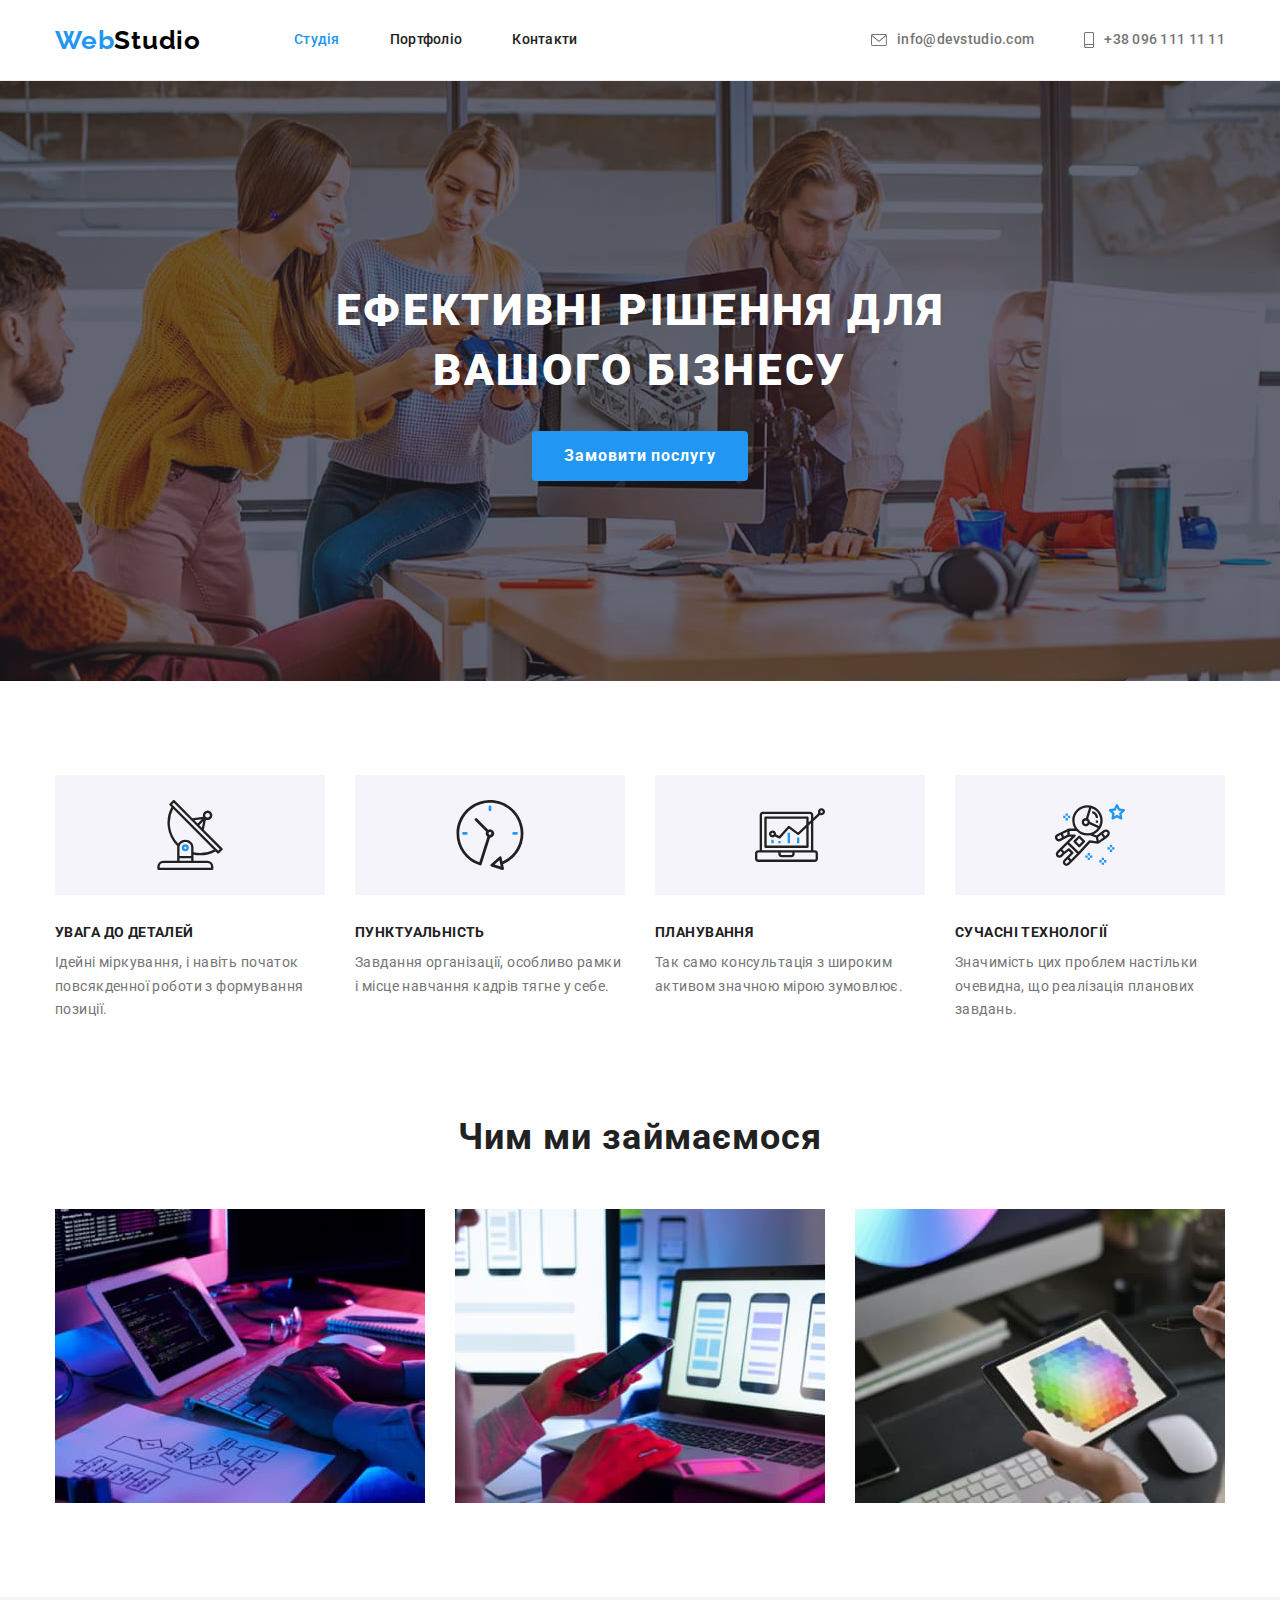
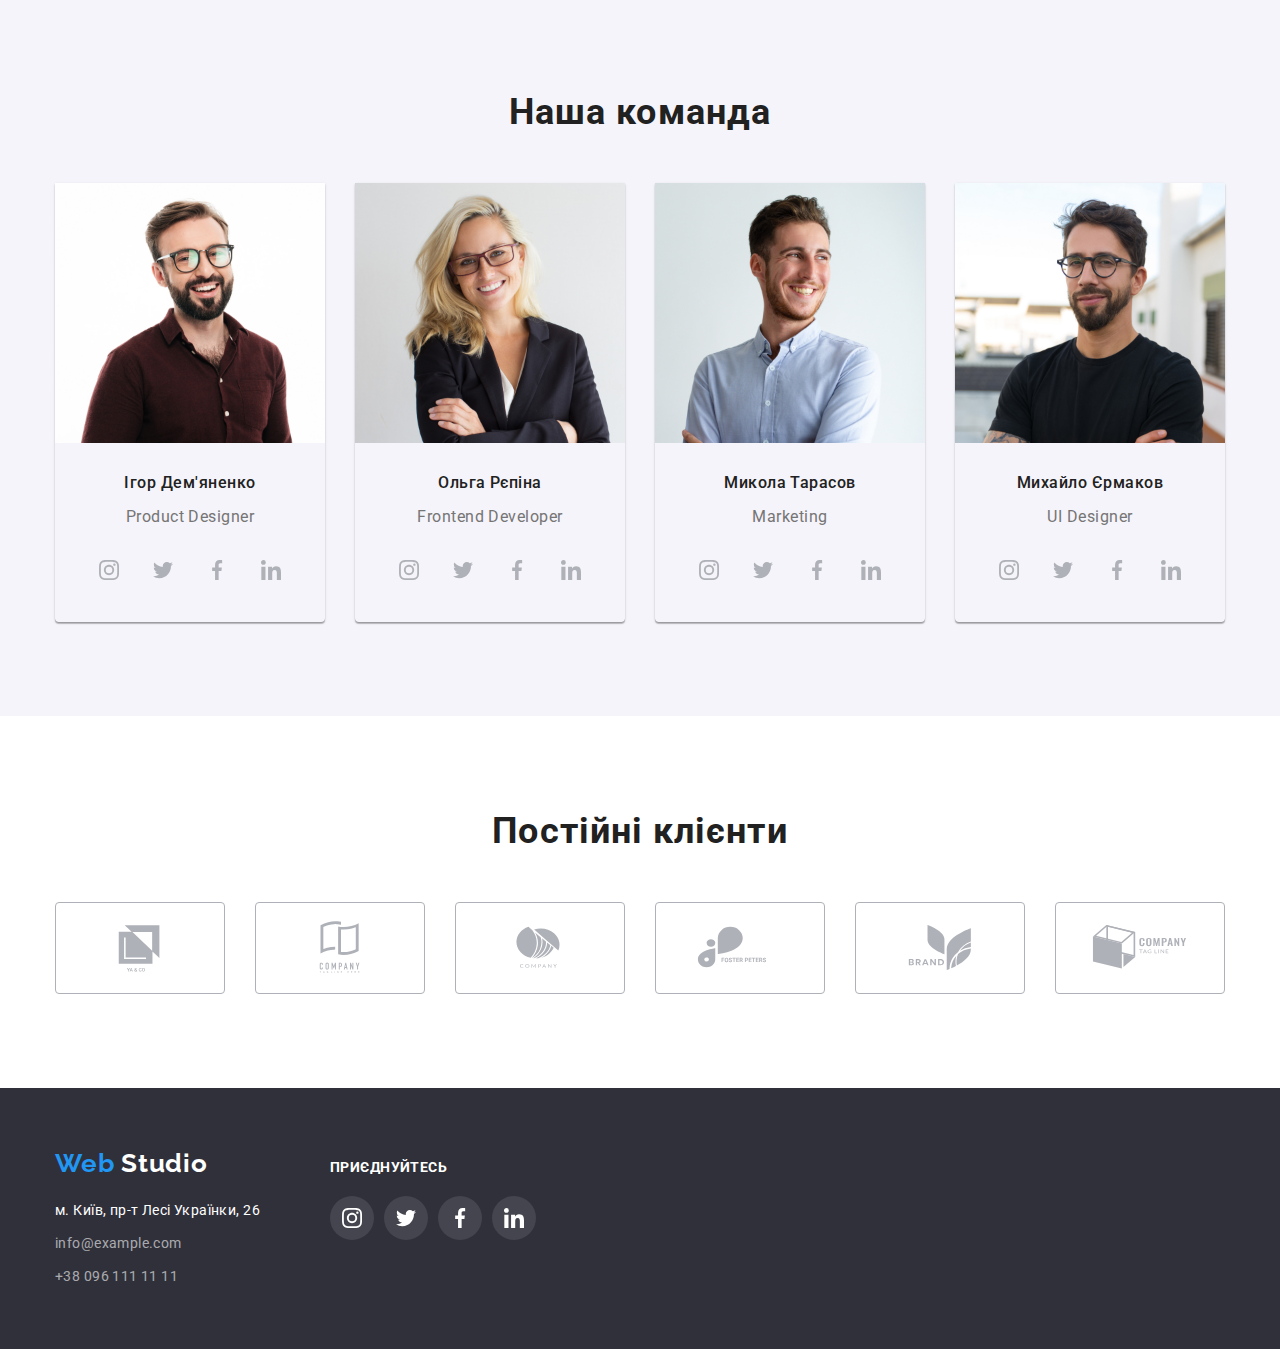
<file: index.html>
<!DOCTYPE html>
<html lang="ru">
  <head>
    <meta charset="UTF-8" />
    <meta http-equiv="X-UA-Compatible" content="IE=edge" />
    <meta name="viewport" content="width=device-width, initial-scale=1.0" />
    <title>Cтудия</title>
    <link rel="preconnect" href="https://fonts.googleapis.com" />
    <link rel="preconnect" href="https://fonts.gstatic.com" crossorigin />
    <link
      href="https://fonts.googleapis.com/css2?family=Raleway:wght@700&family=Roboto:wght@400;500;700;900&display=swap"
      rel="stylesheet"
    />
    <link
      rel="stylesheet"
      href="https://cdnjs.cloudflare.com/ajax/libs/modern-normalize/1.1.0/modern-normalize.min.css"
    />
    <link rel="stylesheet" href="./css/styles.css" />
  </head>
  <body>
    <header class="header">
      <div class="container header-container">
        <a href="" lang="en" class="logo link"
          ><span class="logo-accent">Web</span>Studio
        </a>
        <nav class="header-nav">
          <ul class="header-list list">
            <li class="header-item">
              <a href="" class="header-link link current">Студія</a>
            </li>
            <li class="header-item">
              <a href="./portfolio.html" class="header-link link">Портфоліо</a>
            </li>
            <li class="header-item">
              <a href="" class="header-link link">Контакти</a>
            </li>
          </ul>
        </nav>
        <ul class="side-list list">
          <li class="side-item">
            <a href="mailto:info@devstudio.com" class="side-link link"
              ><svg class="side-item-icon" width="16" height="12">
                <use href="./images/icons.svg#icon-envelope"></use>
              </svg>
              info@devstudio.com</a
            >
          </li>
          <li class="side-item">
            <a href="tel:+380961111111" class="side-link link"
              ><svg class="side-item-icon" width="10" height="16">
                <use href="./images/icons.svg#icon-smartphone"></use>
              </svg>
              +38 096 111 11 11</a
            >
          </li>
        </ul>
      </div>
    </header>
    <main>
      <section class="hero">
        <div class="container">
          <h1 class="hero-title">Ефективні рішення для вашого бізнесу</h1>
          <button type="button" class="hero-btn">Замовити послугу</button>
        </div>
      </section>
      <!--особливості-->
      <section class="features">
        <div class="container">
          <h2 class="visually-hidden">Особливості</h2>
          <ul class="features-list list">
            <li class="features-item">
              <div class="features-icon-bg">
                <svg class="team-soc-icon" width="70" height="70">
                  <use href="./images/icons.svg#icon-antenna"></use>
                </svg>
              </div>
              <h3 class="features-title">УВАГА ДО ДЕТАЛЕЙ</h3>
              <p class="features-desc">
                Ідейні міркування, і навіть початок повсякденної роботи з
                формування позиції.
              </p>
            </li>

            <li class="features-item">
              <div class="features-icon-bg">
                <svg class="team-soc-icon" width="70" height="70">
                  <use href="./images/icons.svg#icon-clock"></use>
                </svg>
              </div>
              <h3 class="features-title">ПУНКТУАЛЬНІСТЬ</h3>
              <p class="features-desc">
                Завдання організації, особливо рамки і місце навчання кадрів
                тягне у себе.
              </p>
            </li>

            <li class="features-item">
              <div class="features-icon-bg">
                <svg class="team-soc-icon" width="70" height="70">
                  <use href="./images/icons.svg#icon-diagram"></use>
                </svg>
              </div>
              <h3 class="features-title">ПЛАНУВАННЯ</h3>
              <p class="features-desc">
                Так само консультація з широким активом значною мірою зумовлює.
              </p>
            </li>

            <li class="features-item">
              <div class="features-icon-bg">
                <svg class="team-soc-icon" width="70" height="70">
                  <use href="./images/icons.svg#icon-astronaut"></use>
                </svg>
              </div>
              <h3 class="features-title">СУЧАСНІ ТЕХНОЛОГІЇ</h3>
              <p class="features-desc">
                Значимість цих проблем настільки очевидна, що реалізація
                планових завдань.
              </p>
            </li>
          </ul>
        </div>
      </section>
      <!--чим ми займаємось-->
      <section class="doing">
        <div class="container">
          <h2 class="doing-title">Чим ми займаємося</h2>
          <ul class="doing-list list">
            <li class="doing-item">
              <img
                src="./images/box1.jpg"
                alt="на клавиатуре набирают код перед планшетом"
                width="370"
                height="294"
              />
            </li>
            <li class="doing-item">
              <img
                src="./images/box2.jpg"
                alt="в левой руке смартфон, правая рука печатает на клавиатуре"
                width="370"
                height="294"
              />
            </li>
            <li class="doing-item">
              <img
                src="./images/box3.jpg"
                alt="цветовая схема в виде сот на планшете"
                width="370"
                height="294"
              />
            </li>
          </ul>
        </div>
      </section>
      <!--наша команда-->
      <section class="team">
        <div class="container team-container">
          <h2 class="team-title">Наша команда</h2>
          <ul class="team-list list">
            <div class="team-box">
              <li class="team-item">
                <img
                  src="./images/igor.jpg"
                  alt="Ігор Дем'яненко"
                  width="270"
                  height="260"
                />
                <div class="team-content">
                  <h3 class="team-name">Ігор Дем'яненко</h3>
                  <p lang="en" class="team-desc">Product Designer</p>
                  <ul class="team-soc list">
                    <li class="team-soc-item">
                      <a href="" class="team-soc-link">
                        <svg class="team-soc-icon" width="20" height="20">
                          <use href="./images/icons.svg#icon-instagram"></use>
                        </svg>
                      </a>
                    </li>
                    <li class="team-soc-item">
                      <a href="" class="team-soc-link">
                        <svg class="team-soc-icon" width="20" height="20">
                          <use href="./images/icons.svg#icon-twitter"></use>
                        </svg>
                      </a>
                    </li>
                    <li class="team-soc-item">
                      <a href="" class="team-soc-link">
                        <svg class="team-soc-icon" width="20" height="20">
                          <use href="./images/icons.svg#icon-facebook"></use>
                        </svg>
                      </a>
                    </li>
                    <li class="team-soc-item">
                      <a href="" class="team-soc-link">
                        <svg class="team-soc-icon" width="20" height="20">
                          <use href="./images/icons.svg#icon-linkedin"></use>
                        </svg>
                      </a>
                    </li>
                  </ul>
                </div>
              </li>
            </div>

            <div class="team-box">
              <li class="team-item">
                <img
                  src="./images/olga.jpg"
                  alt="Ольга Рєпіна"
                  width="270"
                  height="260"
                />
                <div class="team-content">
                  <h3 class="team-name">Ольга Рєпіна</h3>
                  <p lang="en" class="team-desc">Frontend Developer</p>
                  <ul class="team-soc list">
                    <li class="team-soc-item">
                      <a href="" class="team-soc-link">
                        <svg class="team-soc-icon" width="20" height="20">
                          <use href="./images/icons.svg#icon-instagram"></use>
                        </svg>
                      </a>
                    </li>
                    <li class="team-soc-item">
                      <a href="" class="team-soc-link">
                        <svg class="team-soc-icon" width="20" height="20">
                          <use href="./images/icons.svg#icon-twitter"></use>
                        </svg>
                      </a>
                    </li>
                    <li class="team-soc-item">
                      <a href="" class="team-soc-link">
                        <svg class="team-soc-icon" width="20" height="20">
                          <use href="./images/icons.svg#icon-facebook"></use>
                        </svg>
                      </a>
                    </li>
                    <li class="team-soc-item">
                      <a href="" class="team-soc-link">
                        <svg class="team-soc-icon" width="20" height="20">
                          <use href="./images/icons.svg#icon-linkedin"></use>
                        </svg>
                      </a>
                    </li>
                  </ul>
                </div>
              </li>
            </div>

            <div class="team-box">
              <li class="team-item">
                <img
                  src="./images/nikolay.jpg"
                  alt="Микола Тарасов"
                  width="270"
                  height="260"
                />
                <div class="team-content">
                  <h3 class="team-name">Микола Тарасов</h3>
                  <p lang="en" class="team-desc">Marketing</p>
                  <ul class="team-soc list">
                    <li class="team-soc-item">
                      <a href="" class="team-soc-link">
                        <svg class="team-soc-icon" width="20" height="20">
                          <use href="./images/icons.svg#icon-instagram"></use>
                        </svg>
                      </a>
                    </li>
                    <li class="team-soc-item">
                      <a href="" class="team-soc-link">
                        <svg class="team-soc-icon" width="20" height="20">
                          <use href="./images/icons.svg#icon-twitter"></use>
                        </svg>
                      </a>
                    </li>
                    <li class="team-soc-item">
                      <a href="" class="team-soc-link">
                        <svg class="team-soc-icon" width="20" height="20">
                          <use href="./images/icons.svg#icon-facebook"></use>
                        </svg>
                      </a>
                    </li>
                    <li class="team-soc-item">
                      <a href="" class="team-soc-link">
                        <svg class="team-soc-icon" width="20" height="20">
                          <use href="./images/icons.svg#icon-linkedin"></use>
                        </svg>
                      </a>
                    </li>
                  </ul>
                </div>
              </li>
            </div>

            <div class="team-box">
              <li class="team-item">
                <img
                  src="./images/mikhael.jpg"
                  alt="Михайло Єрмаков"
                  width="270"
                  height="260"
                />
                <div class="team-content">
                  <h3 class="team-name">Михайло Єрмаков</h3>
                  <p lang="en" class="team-desc">UI Designer</p>
                  <ul class="team-soc list">
                    <li class="team-soc-item">
                      <a href="" class="team-soc-link">
                        <svg class="team-soc-icon" width="20" height="20">
                          <use href="./images/icons.svg#icon-instagram"></use>
                        </svg>
                      </a>
                    </li>
                    <li class="team-soc-item">
                      <a href="" class="team-soc-link">
                        <svg class="team-soc-icon" width="20" height="20">
                          <use href="./images/icons.svg#icon-twitter"></use>
                        </svg>
                      </a>
                    </li>
                    <li class="team-soc-item">
                      <a href="" class="team-soc-link">
                        <svg class="team-soc-icon" width="20" height="20">
                          <use href="./images/icons.svg#icon-facebook"></use>
                        </svg>
                      </a>
                    </li>
                    <li class="team-soc-item">
                      <a href="" class="team-soc-link">
                        <svg class="team-soc-icon" width="20" height="20">
                          <use href="./images/icons.svg#icon-linkedin"></use>
                        </svg>
                      </a>
                    </li>
                  </ul>
                </div>
              </li>
            </div>
          </ul>
        </div>
      </section>
      <section class="clients">
        <div class="container">
          <h2 class="clients-title">Постійні клієнти</h2>
          <ul class="clients-list list">
            <li class="clients-item item">
              <a href="" class="clients-link">
                <svg class="clients-icon" width="106" height="60">
                  <use href="./images/icons.svg#icon-logo1"></use>
                </svg>
              </a>
            </li>

            <li class="clients-item item">
              <a href="" class="clients-link">
                <svg class="clients-icon" width="106" height="60">
                  <use href="./images/icons.svg#icon-logo2"></use>
                </svg>
              </a>
            </li>

            <li class="clients-item item">
              <a href="" class="clients-link">
                <svg class="clients-icon" width="106" height="60">
                  <use href="./images/icons.svg#icon-logo3"></use>
                </svg>
              </a>
            </li>

            <li class="clients-item item">
              <a href="" class="clients-link">
                <svg class="clients-icon" width="106" height="60">
                  <use href="./images/icons.svg#icon-logo4"></use>
                </svg>
              </a>
            </li>
            <li class="clients-item item">
              <a href="" class="clients-link">
                <svg class="clients-icon" width="106" height="60">
                  <use href="./images/icons.svg#icon-logo5"></use>
                </svg>
              </a>
            </li>
            <li class="clients-item item">
              <a href="" class="clients-link">
                <svg class="clients-icon" width="106" height="60">
                  <use href="./images/icons.svg#icon-logo6"></use>
                </svg>
              </a>
            </li>
          </ul>
        </div>
      </section>
    </main>
    <footer class="basement">
      <div class="container basement-container">
        <div class="contacts">
          <a href="" lang="en" class="logo-bs link"
            ><span class="logo-accent">Web</span>
            Studio
          </a>
          <address>
            <p class="add">м. Київ, пр-т Лесі Українки, 26</p>
            <ul class="basement-list list">
              <li class="basement-item">
                <a href="mailto:info@example.com" class="basement-link link"
                  >info@example.com</a
                >
              </li>
              <li class="basement-item">
                <a href="tel:+380961111111" class="basement-link link"
                  >+38 096 111 11 11</a
                >
              </li>
            </ul>
          </address>
        </div>
        <div class="join">
          <p class="join-title">Приєднуйтесь</p>
          <ul class="join-list list">
            <li class="join-item">
              <a href="" class="join-link">
                <svg class="join-icon" width="20" height="20">
                  <use href="./images/icons.svg#icon-instagram"></use>
                </svg>
              </a>
            </li>

            <li class="join-item">
              <a href="" class="join-link">
                <svg class="join-icon" width="20" height="20">
                  <use href="./images/icons.svg#icon-twitter"></use>
                </svg>
              </a>
            </li>

            <li class="join-item">
              <a href="" class="join-link">
                <svg class="join-icon" width="20" height="20">
                  <use href="./images/icons.svg#icon-facebook"></use>
                </svg>
              </a>
            </li>

            <li class="join-item">
              <a href="" class="join-link">
                <svg class="join-icon" width="20" height="20">
                  <use href="./images/icons.svg#icon-linkedin"></use>
                </svg>
              </a>
            </li>
          </ul>
        </div>
      </div>
    </footer>
  </body>
</html>
</file>
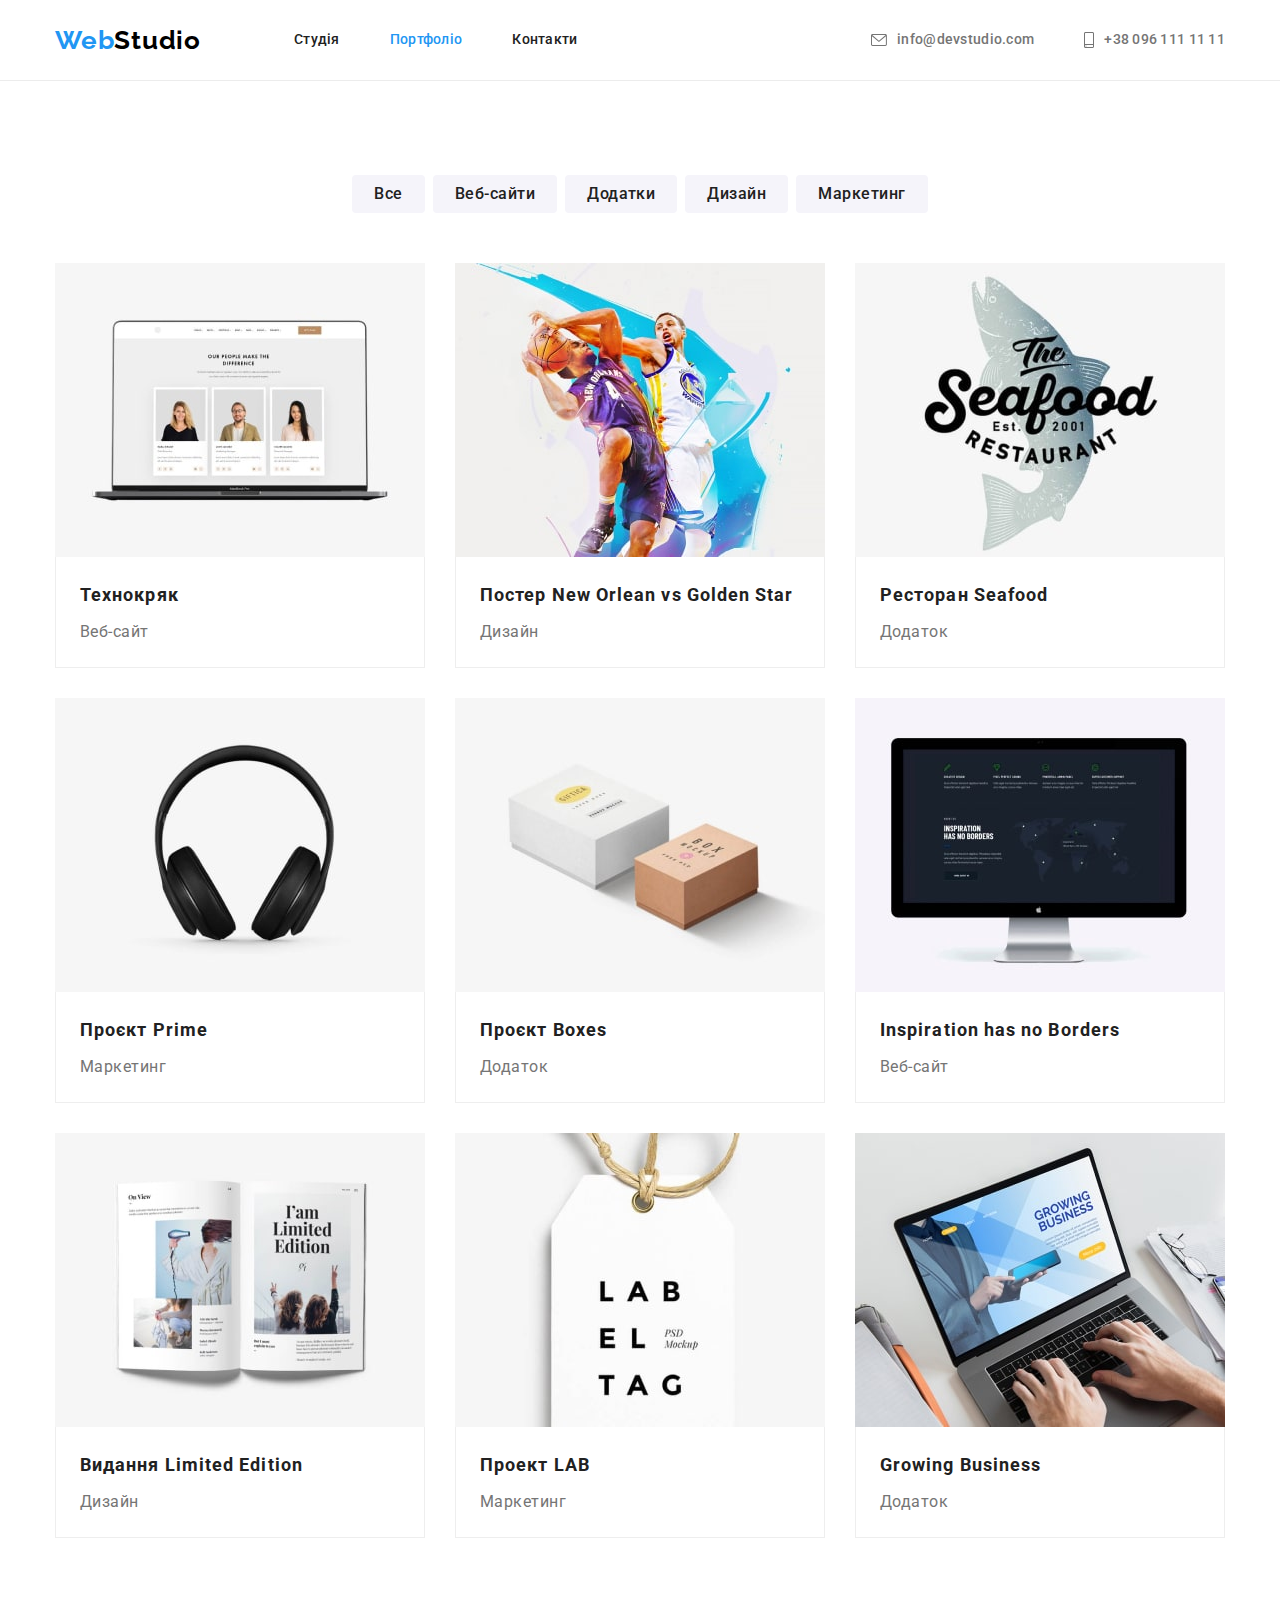
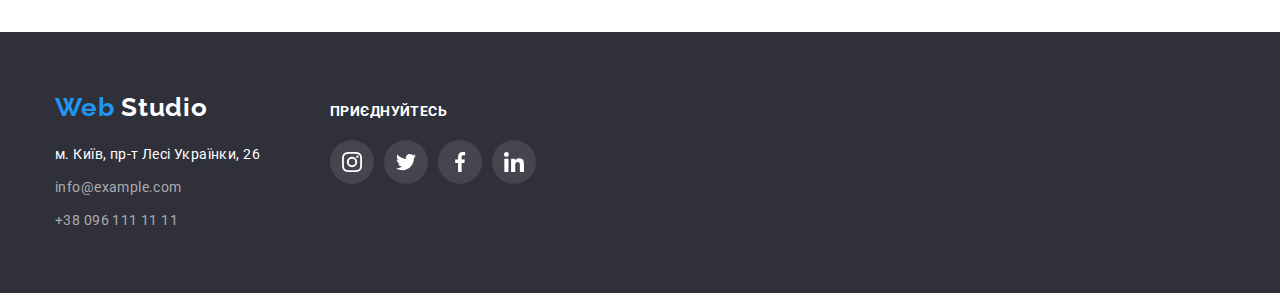
<file: portfolio.html>
<!DOCTYPE html>
<html lang="ru">
  <head>
    <meta charset="UTF-8" />
    <meta http-equiv="X-UA-Compatible" content="IE=edge" />
    <meta name="viewport" content="width=device-width, initial-scale=1.0" />
    <title>Портфолио</title>
    <link rel="preconnect" href="https://fonts.googleapis.com" />
    <link rel="preconnect" href="https://fonts.gstatic.com" crossorigin />
    <link
      href="https://fonts.googleapis.com/css2?family=Raleway:wght@700&family=Roboto:wght@400;500;700;900&display=swap"
      rel="stylesheet"
    />
    <link
      rel="stylesheet"
      href="https://cdnjs.cloudflare.com/ajax/libs/modern-normalize/1.1.0/modern-normalize.min.css"
    />
    <link rel="stylesheet" href="./css/styles.css" />
  </head>
  <body>
    <header class="header">
      <div class="container header-container">
        <a href="" lang="en" class="logo link"
          ><span class="logo-accent">Web</span>Studio
        </a>
        <nav class="header-nav">
          <ul class="header-list list">
            <li class="header-item">
              <a href="./index.html" class="header-link link">Студія</a>
            </li>
            <li class="header-item">
              <a href="./portfolio.html" class="header-link link current"
                >Портфоліо</a
              >
            </li>
            <li class="header-item">
              <a href="" class="header-link link">Контакти</a>
            </li>
          </ul>
        </nav>
        <ul class="side-list list">
          <li class="side-item">
            <a href="mailto:info@devstudio.com" class="side-link link"
              ><svg class="side-item-icon" width="16" height="12">
                <use href="./images/icons.svg#icon-envelope"></use>
              </svg>
              info@devstudio.com</a
            >
          </li>
          <li class="side-item">
            <a href="tel:+380961111111" class="side-link link"
              ><svg class="side-item-icon" width="10" height="16">
                <use href="./images/icons.svg#icon-smartphone"></use>
              </svg>
              +38 096 111 11 11</a
            >
          </li>
        </ul>
      </div>
    </header>
    <main>
      <section class="project">
        <div class="container">
          <h2 class="visually-hidden">Кнопки</h2>
          <ul class="btn-list list">
            <li><button type="button" class="btn-style">Все</button></li>
            <li><button type="button" class="btn-style">Веб-сайти</button></li>
            <li><button type="button" class="btn-style">Додатки</button></li>
            <li><button type="button" class="btn-style">Дизайн</button></li>
            <li><button type="button" class="btn-style">Маркетинг</button></li>
          </ul>
          <h2 class="visually-hidden">Проекты</h2>
          <ul class="project-list list">
            <li class="project-item">
              <a href="" class="project-link link"
                ><img
                  src="./images/1.jpg"
                  alt="Ноут и там 3 фото"
                  width="370"
                  height="294"
                />
                <div class="project-content">
                  <h3 class="project-title">Технокряк</h3>
                  <p class="project-text">Веб-сайт</p>
                </div>
              </a>
            </li>

            <li class="project-item">
              <a href="" class="project-link link"
                ><img
                  src="./images/2.jpg"
                  alt="Баскетболисты"
                  width="370"
                  height="294"
                />
                <div class="project-content">
                  <h3 class="project-title">
                    Постер <span lang="en">New Orlean vs Golden Star</span>
                  </h3>
                  <p class="project-text list">Дизайн</p>
                </div>
              </a>
            </li>

            <li class="project-item">
              <a href="" class="project-link link"
                ><img
                  src="./images/3.jpg"
                  alt="Ресторан Seafood"
                  width="370"
                  height="294"
                />
                <div class="project-content">
                  <h3 class="project-title">
                    Ресторан <span lang="en">Seafood</span>
                  </h3>
                  <p class="project-text">Додаток</p>
                </div>
              </a>
            </li>

            <li class="project-item">
              <a href="" class="project-link link"
                ><img
                  src="./images/4.jpg"
                  alt="Наушники"
                  width="370"
                  height="294"
                />
                <div class="project-content">
                  <h3 class="project-title">
                    Проєкт <span lang="en">Prime</span>
                  </h3>
                  <p class="project-text">Маркетинг</p>
                </div>
              </a>
            </li>

            <li class="project-item">
              <a href="" class="project-link link"
                ><img
                  src="./images/5.jpg"
                  alt="Две коробки"
                  width="370"
                  height="294"
                />
                <div class="project-content">
                  <h3 class="project-title">
                    Проєкт <span lang="en">Boxes</span>
                  </h3>
                  <p class="project-text">Додаток</p>
                </div>
              </a>
            </li>

            <li class="project-item">
              <a href="" class="project-link link"
                ><img
                  src="./images/6.jpg"
                  alt="Монитор компьютера"
                  width="370"
                  height="294"
                />
                <div class="project-content">
                  <h3 lang="en" class="project-title">
                    Inspiration has no Borders
                  </h3>
                  <p class="project-text">Веб-сайт</p>
                </div>
              </a>
            </li>

            <li class="project-item">
              <a href="" class="project-link link"
                ><img
                  src="./images/7.jpg"
                  alt="Раскрытый журнал"
                  width="370"
                  height="294"
                />
                <div class="project-content">
                  <h3 class="project-title">
                    Видання <span lang="en">Limited Edition</span>
                  </h3>
                  <p class="project-text">Дизайн</p>
                </div>
              </a>
            </li>

            <li class="project-item">
              <a href="" class="project-link link"
                ><img
                  src="./images/8.jpg"
                  alt="Етикетка"
                  width="370"
                  height="294"
                />
                <div class="project-content">
                  <h3 class="project-title">Проект LAB</h3>
                  <p class="project-text">Маркетинг</p>
                </div>
              </a>
            </li>

            <li class="project-item">
              <a href="" class="project-link link"
                ><img
                  src="./images/9.jpg"
                  alt="Ноутбук"
                  width="370"
                  height="294"
                />
                <div class="project-content">
                  <h3 class="project-title">Growing Business</h3>
                  <p class="project-text">Додаток</p>
                </div>
              </a>
            </li>
          </ul>
        </div>
      </section>
    </main>
    <footer class="basement">
      <div class="container basement-container">
        <div class="contacts">
          <a href="" lang="en" class="logo-bs link"
            ><span class="logo-accent">Web</span>
            Studio
          </a>
          <address>
            <p class="add">м. Київ, пр-т Лесі Українки, 26</p>
            <ul class="basement-list list">
              <li class="basement-item">
                <a href="mailto:info@example.com" class="basement-link link"
                  >info@example.com</a
                >
              </li>
              <li class="basement-item">
                <a href="tel:+380961111111" class="basement-link link"
                  >+38 096 111 11 11</a
                >
              </li>
            </ul>
          </address>
        </div>
        <div class="join">
          <p class="join-title">Приєднуйтесь</p>
          <ul class="join-list list">
            <li class="join-item">
              <a href="" class="join-link">
                <svg class="join-icon" width="20" height="20">
                  <use href="./images/icons.svg#icon-instagram"></use>
                </svg>
              </a>
            </li>

            <li class="join-item">
              <a href="" class="join-link">
                <svg class="join-icon" width="20" height="20">
                  <use href="./images/icons.svg#icon-twitter"></use>
                </svg>
              </a>
            </li>

            <li class="join-item">
              <a href="" class="join-link">
                <svg class="join-icon" width="20" height="20">
                  <use href="./images/icons.svg#icon-facebook"></use>
                </svg>
              </a>
            </li>

            <li class="join-item">
              <a href="" class="join-link">
                <svg class="join-icon" width="20" height="20">
                  <use href="./images/icons.svg#icon-linkedin"></use>
                </svg>
              </a>
            </li>
          </ul>
        </div>
      </div>
    </footer>
  </body>
</html>
</file>
<file: css/styles.css>
:root {
--head-text-color: #212121;
--main-text-color: #757575;
--accent-color: #2196F3;
--background-color: #2F303A;
--main-light-color: #FFFFFF;
--btn-text-color: #FFF;
--btn-bg-color: #2196F3;
--btn-second-color: #212121;
--btn-second-bgc: #F5F4FA;
--icon-color: #AFB1B8;
}

.visually-hidden {
    position: absolute;
    width: 1px;
    height: 1px;
    margin: -1px;
    border: 0;
    padding: 0;
    white-space: nowrap;
    clip-path: inset(100%);
    clip: rect(0 0 0 0);
    overflow: hidden;
}

.container {
    width: 1200px;
    margin-left: auto;
    margin-right: auto;
    padding-right: 15px;
    padding-left: 15px;
}

h1, h2, h3, h4, h5, h6, p {
    margin: 0;
}

ul, ol {
    margin: 0;
    padding-left: 0;
}

img {
    display: block;
    max-width: 100%;
    height: auto;
}

a {
    color: currentColor;
}

button {
    cursor: pointer;
}

body {
    font-family: Roboto, sans-serif;
    background-color: var(--main-light-color);
    color: var(--main-text-color);
}


.logo {
    font-family: 'Raleway', sans-serif;
    font-weight: 700;
    font-size: 26px;
    line-height: 1.19;
    letter-spacing: 0.03em;
    color: #000000;
}

.logo-accent {
    color: var(--accent-color);
}

.list {
    list-style: none;
}

.link {
    text-decoration: none;
}

.logo-color {
    color: var(--logo-color);
}

/*-------HEADER--------*/

.header {
    
    border-bottom: 1px solid #ECECEC;
    
}

.header-container {
    display: flex;
    align-items: center;
}

.header-nav {
    margin-left: 93px;
}


.header-list {
    display: flex;
    
}

.header-item + .header-item {
    margin-left: 50px;
}

.header-link {
    display: block;
    padding-top: 32px;
    padding-bottom: 32px;

    font-weight: 500;
    font-size: 14px;
    line-height: 1.14;
    letter-spacing: 0.02em;
    color: var(--head-text-color);
}

.header-link:hover,
.header-link:focus {
        color: var(--accent-color);
}

/*----------SIDE-------*/

.side-list {
    display: flex;
    margin-left: auto;
    gap: 50px;
}

.side-link {
    display: flex;
    align-items: center;
    padding-top: 32px;
        padding-bottom: 32px;
        font-weight: 500;
        font-size: 14px;
        line-height: 1.14;
        letter-spacing: 0.02em;
        color: var(--main-text-color);
        fill: currentColor;
        background-size: contain;
}

.side-item-icon {
    margin-right: 10px;
}

.side-link:hover,
.side-link:focus {
    color: var(--accent-color);
}

.current {
    color: var(--accent-color);
}

/*----------HERO-------*/

.hero {
    background-image:linear-gradient(rgba(47, 48, 58, 0.4), rgba(47, 48, 58, 0.4)), url(../images/bg.jpg);
    background-color: var(--background-color);
    background-repeat: no-repeat;
    background-position: center;
    background-size: cover;
    padding-top: 200px;
    padding-bottom: 200px;
    margin-left: auto;
    margin-right: auto;
    text-align: center;
    max-width: 1600px;
}

.hero-title {
    margin-right: auto;
    margin-left: auto;
    max-width: 696px;

    font-weight: 900;
    font-size: 44px;
    line-height: 1.36;
    letter-spacing: 0.06em;
    text-align: center;
    text-transform: uppercase;
    color: var(--main-light-color);
}

.hero-btn {
        margin-top: 30px;
        padding: 10px 32px;
        min-width: 216px;
        height: 50px;
        margin-right: 0;
        border-radius: 4px;
        border: none;

        font-family: inherit;
        font-weight: 700;
        font-size: 16px;
        line-height: 1.88;

        align-items: center;
        letter-spacing: 0.06em;
        color: var(--btn-text-color);
        background-color: var(--btn-bg-color);
}

.hero-btn:hover,
.hero-btn:focus {
    background-color: #188CE8;
}

/*---------FEATURES-------*/

.features {
    padding-top: 94px;
    padding-bottom: 94px;
}

.features-blocks {
    display: flex;
    gap: 30px;
    align-items: center;
    justify-content: center;
}

.features-icon-bg {
    width: 270px;
    height: 120px;
    background-color: var(--btn-second-bgc);
    display: flex;
    align-items: center;
    justify-content: center;
}

.features-list {
    display: flex;
    margin-left: -30px;
}

.features-item {
    flex-basis: calc(100% / 4 - 30px);
    margin-left: 30px;
}


.features-title {
        font-weight: 700;
        font-size: 14px;
        line-height: 1.14;
        letter-spacing: 0.03em;
        text-transform: uppercase;
        color: var(--head-text-color);
        margin-top: 30px;
}

.features-desc {
    margin-top: 10px;
    font-size: 14px;
    line-height: 1.71;
    letter-spacing: 0.03em;
    color: var(--main-text-color);
}

/*---------DOING,---TEAM-------*/

.doing {
    padding-bottom: 94px;
}

.doing-list {
    display: flex;
    margin-top: 50px;
    gap: 30px;
}

.doing-title, .team-title {
        font-weight: 700;
        font-size: 36px;
        line-height: 1.17;
        text-align: center;
        letter-spacing: 0.03em;
        color: var(--head-text-color);
}

/*---------TEAM-------*/

.team {
    padding-top: 94px;
    padding-bottom: 94px;
    margin-left: auto;
    margin-right: auto;
    background-color: var(--btn-second-bgc);
}

.team-list {
    display: flex;
    margin-top: 50px;
    gap: 30px;
}

.team-content {
    padding: 30px 30px;
    text-align: center;
}

.team-box {
    box-shadow: 0px 1px 3px rgba(0, 0, 0, 0.12), 0px 1px 1px rgba(0, 0, 0, 0.14), 0px 2px 1px rgba(0, 0, 0, 0.2);
    border-radius: 0px 0px 4px 4px;
}

.team-name {
    font-weight: 500;
    font-size: 16px;
    line-height: 1.19;
    text-align: center;
    letter-spacing: 0.03em;
    color: var(--head-text-color);
}

.team-desc {
    margin-top: 10px;
        font-size: 16px;
        line-height: 1.9;
        text-align: center;
        letter-spacing: 0.03em;
}

.team-text {
    align-items: center;
}

.team-soc {
    display: flex;
    justify-content: center;
    gap: 10px;
    margin-top: 16px;
}

.team-soc-link {
    width: 44px;
    height: 44px;
    border-radius: 50%;
    background-color: transparent;
    display: flex;
    align-items: center;
    justify-content: center;
    fill: var(--icon-color);
}

.team-soc-link:hover,
.team-soc-link:focus {
    background-color: var(--accent-color);
    fill: var(--btn-text-color);
}

/*---------CLIENTS-------*/

.clients {
    padding-top: 94px;
    padding-bottom: 94px;
}

.clients-title {
        font-weight: 700;
        font-size: 36px;
        line-height: 1.17;
        text-align: center;
        letter-spacing: 0.03em;
        color: var(--head-text-color);
}

.clients-list {
    display: flex;
    gap: 30px;
    margin-top: 50px;
}

.clients-link {
    width: 170px;
    height: 92px;
    border: 1px solid #AFB1B8;
    border-radius: 4px;
    display: flex;
    align-items: center;
    justify-content: center;
    fill: var(--icon-color);
}

.clients-link:hover,
.clients-link:focus {
    border: 1px solid var(--accent-color);
    fill: var(--accent-color);
}


/*---------BASEMENT-------*/

.basement {
    background-color: var(--background-color);
    padding-top: 60px;
    padding-bottom: 60px;
    margin-left: auto;
    margin-right: auto;
}

.basement-container {
    display: flex;
    align-items: baseline;
}

.basement-list {
    margin-top: 9px;
}

.basement-item + .basement-item {
    margin-top: 9px;
}

.basement-link {
    font-style: normal;
    font-weight: 400;
    font-size: 14px;
        line-height: 1.71;
        letter-spacing: 0.03em;
        color: rgba(255, 255, 255, 0.6);
}

.basement-link:hover,
.basement-link:focus {
    color: var(--accent-color);
}

.logo-bs {
    display: block;
    margin-bottom: 20px;
    font-family: 'Raleway', sans-serif;
        font-style: normal;
        font-weight: 700;
        font-size: 26px;
        line-height: 1.19;
        letter-spacing: 0.03em;
        color: var(--main-light-color);
}

.add {
        font-style: normal;
        font-size: 14px;
        line-height: 1.71;
        letter-spacing: 0.03em;
        color: var(--main-light-color);
}

/*---------JOIN-------*/

.join {
    margin-left: 70px;
}

.join-title {
    font-weight: 700;
    font-size: 14px;
    line-height: 1.14;
    letter-spacing: 0.03em;
    text-transform: uppercase;
    color: var(--main-light-color);
}

.join-list {
    display: flex;
    gap: 10px;
    margin-top: 20px;
}

.join-link {
    width: 44px;
    height: 44px;
    border-radius: 50%;
    background-color: rgba(255, 255, 255, 0.1);
    display: flex;
    align-items: center;
    justify-content: center;
    fill: var(--main-light-color);
}

.join-link:hover,
.join-link:focus {
    background-color: var(--accent-color);
}

                /*PORTFOLIO*/

.project {
        padding-top: 94px;
        padding-bottom: 94px;
}

/*---------BTN-------*/

.btn-list {
    display: flex;
    justify-content: center;
    gap: 8px;
    margin-bottom: 50px;
}

.btn-style {
        padding: 6px 22px;
        border-radius: 4px;
        border: transparent;
        font-family: 'Roboto', sans-serif;
        font-weight: 500;
        font-size: 16px;
        line-height: 1.62;
        text-align: center;
        letter-spacing: 0.03em;
        color: var(--btn-second-color);
        background-color: var(--btn-second-bgc);
}

.btn-style:hover,
.btn-style:focus {
    color: var(--btn-text-color);
    background-color: var(--btn-bg-color);
    box-shadow: 0px 3px 1px rgba(0, 0, 0, 0.1), 0px 1px 2px rgba(0, 0, 0, 0.08), 0px 2px 2px rgba(0, 0, 0, 0.12);
}

/*---------PROJECT-------*/

.project-list {
    display: flex;
    flex-wrap: wrap;
    gap: 30px;
}

.project-item {
flex-basis: calc((100% - 60px) / 3);
}

.project-title {
        font-weight: 700;
        font-size: 18px;
        line-height: 2;
        letter-spacing: 0.06em;
        color: var(--head-text-color);
}

.project-content {
    padding: 20px 24px;
    border: 1px solid #EEEEEE;
    border-top: none;
}

.project-text {
    margin-top: 4px;
    font-weight: 400;
        font-size: 16px;
        line-height: 1.88;
        letter-spacing: 0.03em;
        color: var(--main-text-color);
}

.project-link {
    display: block;
}

.project-link:hover,
.project-link:focus {
    box-shadow: 0px 1px 1px rgba(0, 0, 0, 0.12), 0px 4px 4px rgba(0, 0, 0, 0.06), 1px 4px 6px rgba(0, 0, 0, 0.16);
}
</file>
